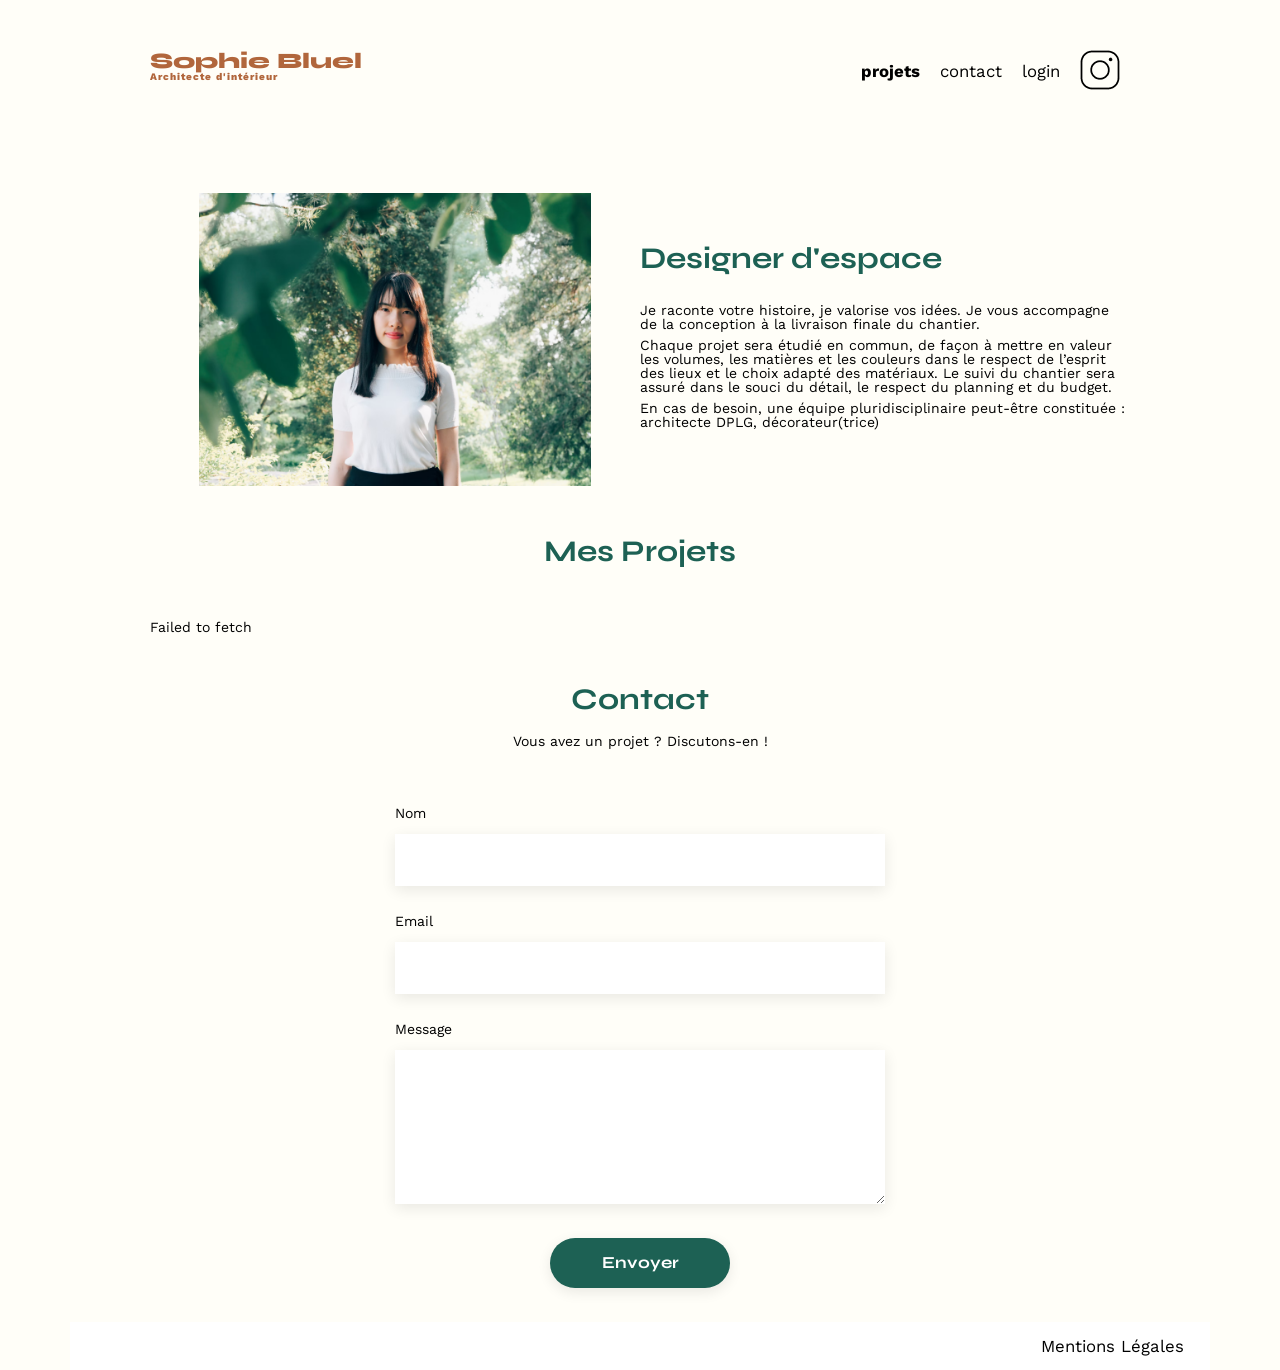
<file: FrontEnd/index.html>
<!DOCTYPE html>
<html lang="fr">
<head>
	<meta charset="UTF-8">
	<title>Sophie Bluel - Architecte d'intérieur</title>
	<meta name="viewport" content="width=device-width, initial-scale=1.0">
	<link rel="preconnect" href="https://fonts.googleapis.com">
	<link rel="preconnect" href="https://fonts.gstatic.com" crossorigin>
	<link href="https://fonts.googleapis.com/css2?family=Syne:wght@700;800&family=Work+Sans&display=swap" rel="stylesheet">
	<meta name="description" content="">
	<link rel="stylesheet" href="./assets/style.css">
</head>
<body>
<div id="edition-banner" hidden>
	<p>
		<img src="./assets/icons/edit.svg" class="icon-img" aria-hidden="true">
		<span>Mode édition</span>
	</p>
</div>
<header>
	<h1>Sophie Bluel <span>Architecte d'intérieur</span></h1>
	<nav>
		<ul>
			<li class="selected">projets</li>
			<li>contact</li>
			<li><a href="./login.html" id="login-btn">login</a></li>
			<li id="logout-btn" hidden>logout</li>
			<li><img src="./assets/icons/instagram.png" alt="Instagram"></li>
		</ul>
	</nav>
</header>
<main>
	<section id="introduction">
		<figure>
			<img src="./assets/images/sophie-bluel.png" alt="">
		</figure>
		<article>
			<h2>Designer d'espace</h2>
			<p>Je raconte votre histoire, je valorise vos idées. Je vous accompagne de la conception à la livraison finale du chantier.</p>
			<p>Chaque projet sera étudié en commun, de façon à mettre en valeur les volumes, les matières et les couleurs dans le respect de l’esprit des lieux et le choix adapté des matériaux. Le suivi du chantier sera assuré dans le souci du détail, le respect du planning et du budget.</p>
			<p>En cas de besoin, une équipe pluridisciplinaire peut-être constituée : architecte DPLG, décorateur(trice)</p>
		</article>
	</section>
	<section id="portfolio">
		<div class="subtitle-container">
			<h2>Mes Projets</h2>
			<button id="edition-btn" type="button" aria-haspopup="dialog" aria-controls="dialog" hidden>
				<img src="./assets/icons/edit.svg" class="icon-img" aria-hidden="true">
				<span>modifier</span>
			</button>
		</div>
		<ul id="categories"></ul>
		<div id="gallery" class="gallery"></div>
		<aside
			id="dialog"
			role="dialog"
			aria-labelledby="dialog-title-gallery"
			aria-modal="true"
			aria-hidden="true"
			tabindex="-1"
			class="dialog-container"
		>
			<div class="dialog-container-box">
				<button aria-label="Fermer" title="Fermer cette fenêtre modale" data-dismiss="dialog" class="close-modal-btn" type="button">
					<img src="./assets/icons/x.svg" class="icon-img" alt="image du bouton de fermeture">
				</button>
				<h3 id="dialog-title-gallery">Galerie Photo</h3>
				<form action="#" method="post" id="gallery-form">
					<div id="gallery-edit"></div>
				</form>
				<hr>
				<button id="add-work" type="button" aria-haspopup="dialog" aria-controls="dialog2">Ajouter une photo</button>
			</div>
		</aside>
		<aside
			id="dialog2"
			role="dialog"
			aria-labelledby="dialog-title-add-work"
			aria-modal="true"
			aria-hidden="true"
			tabindex="-1"
			class="dialog-container"
		>
			<div id="add-work-container" class="dialog-container-box">
				<div class="dialog-box-nav">
					<button aria-label="Précédent" title="Page précédente de la modale" type="button" class="previous-modal-btn" id="previous">
						<img src="./assets/icons/arrow-left.svg" class="icon-img" alt="image du bouton précédent">
					</button>
					<button aria-label="Fermer" title="Fermer cette fenêtre modale" data-dismiss="dialog2" type="button" class="close-modal-btn">
						<img src="./assets/icons/x.svg" class="icon-img" alt="image du bouton de fermeture">
					</button>
				</div>
				<h3 id="dialog-title-add-work">Ajout photo</h3>
				<form action="#" method="post" id="work-form">
					<div id="picture-container">
						<img src="./assets/icons/no-image.svg" class="icon-img" alt="pas d'image">
						<label for="picture">+ Ajouter photo</label>
						<p class="picture-constraint">jpg, png : 4mo max</p>
					</div>
					<div id="preview-container" hidden>
						<img id="preview" alt="Aperçu de l'image">
					</div>
					<input type="file" name="image" id="picture" accept=".jpg,.jpeg,.png" hidden>
					<div class="error-message"></div>
					<label for="picture-title">Titre</label>
					<input type="text" name="title" id="picture-title">
					<div class="error-message"></div>
					<label for="categories-list">Catégorie</label>
					<select id="categories-list" name="category">
						<option></option>
					</select>
					<div class="error-message"></div>
					<hr>
					<button id="work-form-submit-btn" type="submit" disabled>Valider</button>
					<div class="error-message"></div>
					<div class="success-message" hidden>L'image a bien été ajoutée.</div>
				</form>
			</div>
		</aside>
	</section>
	<section id="contact">
		<h2>Contact</h2>
		<p>Vous avez un projet ? Discutons-en !</p>
		<form action="#" method="post">
			<label for="name">Nom</label>
			<input type="text" name="name" id="name">
			<label for="email">Email</label>
			<input type="email" name="email" id="email">
			<label for="message">Message</label>
			<textarea name="message" id="message" cols="30" rows="10"></textarea>
			<input type="submit" value="Envoyer">
		</form>
	</section>
</main>

<footer>
	<nav>
		<ul>
			<li>Mentions Légales</li>
		</ul>
	</nav>
</footer>
<script src="./assets/js/script.js"></script>
</body>
</html>
</file>
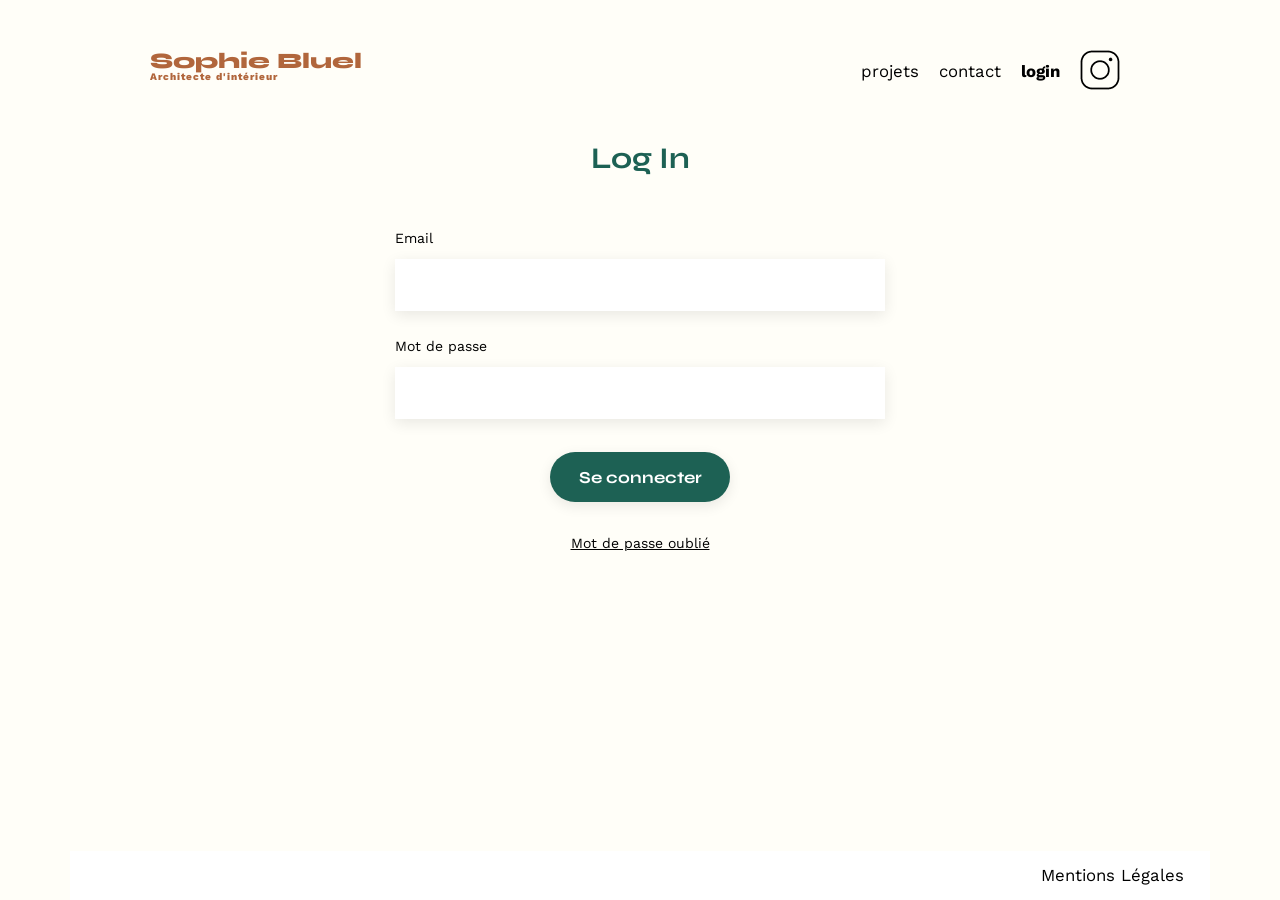
<file: FrontEnd/login.html>
<!DOCTYPE html>
<html lang="fr">
<head>
	<meta charset="UTF-8">
	<title>Sophie Bluel - Architecte d'intérieur</title>
	<meta name="viewport" content="width=device-width, initial-scale=1.0">
	<link rel="preconnect" href="https://fonts.googleapis.com">
	<link rel="preconnect" href="https://fonts.gstatic.com" crossorigin>
	<link href="https://fonts.googleapis.com/css2?family=Syne:wght@700;800&family=Work+Sans&display=swap" rel="stylesheet">
	<meta name="description" content="">
	<link rel="stylesheet" href="./assets/style.css">
</head>
<body>
<header>
	<h1>Sophie Bluel <span>Architecte d'intérieur</span></h1>
	<nav>
		<ul>
			<li><a href="./index.html">projets</a></li>
			<li>contact</li>
			<li><a href="./login.html" id="login-btn" class="selected">login</a></li>
			<li><img src="./assets/icons/instagram.png" alt="Instagram"></li>
		</ul>
	</nav>
</header>
<main>
	<section id="login">
		<h2>Log In</h2>
		<form action="#" method="post" id="login-form">
			<label for="email">Email</label>
			<input type="email" name="email" id="email">
			<label for="password">Mot de passe</label>
			<input type="password" name="password" id="password">
			<p class="error-message" hidden>Erreur dans l'email ou le mot de passe.</p>
			<input type="submit" value="Se connecter" class="submit-btn">
			<a href="#">Mot de passe oublié</a>
		</form>
	</section>
</main>
<footer>
	<nav>
		<ul>
			<li>Mentions Légales</li>
		</ul>
	</nav>
</footer>
<script src="./assets/js/login.js"></script>
</body>
</html>
</file>
<file: FrontEnd/assets/style.css>
/* http://meyerweb.com/eric/tools/css/reset/
   v2.0 | 20110126
   License: none (public domain)
*/

html, body, div, span, applet, object, iframe,
h1, h2, h3, h4, h5, h6, p, blockquote, pre,
a, abbr, acronym, address, big, cite, code,
del, dfn, em, img, ins, kbd, q, s, samp,
small, strike, strong, sub, sup, tt, var,
b, u, i, center,
dl, dt, dd, ol, ul, li,
fieldset, form, label, legend,
table, caption, tbody, tfoot, thead, tr, th, td,
article, aside, canvas, details, embed,
figure, figcaption, footer, header, hgroup,
menu, nav, output, ruby, section, summary,
time, mark, audio, video {
	margin: 0;
	padding: 0;
	border: 0;
	font-size: 100%;
	font: inherit;
	vertical-align: baseline;
}
/* HTML5 display-role reset for older browsers */
article, aside, details, figcaption, figure,
footer, header, hgroup, menu, nav, section {
	display: block;
}
body {
	line-height: 1;
}
ol, ul {
	list-style: none;
}
blockquote, q {
	quotes: none;
}
blockquote:before, blockquote:after,
q:before, q:after {
	content: '';
	content: none;
}
table {
	border-collapse: collapse;
	border-spacing: 0;
}
/** end reset css**/
body {
	max-width: 1140px;
	margin:auto;
	font-family: 'Work Sans' ;
	font-size: 14px;
	background-color: #FFFEF8;
	min-height: 100vh;
    display: flex;
    flex-direction: column;
}

header,
main {
	padding: 0 5rem;
}

header {
	display: flex;
	justify-content: space-between;
	margin: 50px 0
}

main {
	flex: 1;
}

section {
	margin: 50px 0
}

h1{
	display: flex;
	flex-direction: column;
	font-family: 'Syne';
	font-size: 22px;
	font-weight: 800;
	color: #B1663C
}

h1 > span {
	font-family: 'Work Sans';
	font-size:10px;
	letter-spacing: 0.1em;
}

h2{
	font-family: 'Syne';
	font-weight: 700;
	font-size: 30px;
	color: #1D6154
}

a {
	text-decoration: none;
	color: black;
}

hr {
	margin: 4rem 0;
	color: rgba(150, 146, 146, 0.7);
	width: 30rem;
}

nav ul {
	display: flex;
	align-items: center;
	list-style-type: none;

}
nav li {
	padding: 0 10px;
	font-size: 1.2em;
	cursor: pointer;
	&.selected {
		font-weight: bold;
	}
}

li:hover {
	color: #B1663C;
}
#introduction,
.dialog-container-box,
#picture-container {
	display: flex;
	align-items: center;
}
#introduction figure {
	flex: 1
}
#introduction img {
	display: block;
	margin: auto;
	width: 80%;
}

#introduction article {
	flex: 1
}
#introduction h2 {
	margin-bottom: 1em;
}

#introduction p {
	margin-bottom: 0.5em;
}

#portfolio {
	.subtitle-container {
		display: flex;
		justify-content: center;
		align-items: last baseline;
	}
	h2 {
		text-align: center;
		margin-bottom: 1em;
	}
}

.gallery {
	width: 100%;
	display: grid;
	grid-template-columns: 1fr 1fr 1fr;
	grid-column-gap: 20px;
	grid-row-gap: 20px;
}

.gallery img,
#gallery-edit img  {
	width: 100%;
}

#categories {
	font-family: 'Syne';
	font-weight: 700;
	display: flex;
	justify-content: center;
	padding-bottom: 1.5rem;
	li {
		cursor: pointer;
		color:#1D6154;
		background-color: white;
		margin-left: 0.5rem;
		padding: 16px;
		width: auto;
		border-radius: 60px;
		border: solid 2px #1D6154;
	}
	li:hover,
	.selected {
		color: white;
	}
	li:hover {
		background-color: #0E2F28;
		border: solid 2px #0E2F28;
	}
	.selected {
		background-color: #1D6154;
		border: solid 2px #1D6154;
	}
}

#contact,
#login {
	width: 50%;
	margin: auto;
}

#contact > *,
#login > *,
#add-work-container > * {
	text-align: center;
}

#contact h2, 
#login h2,
#add-work-container h2 {
	margin-bottom: 20px;
}

#contact form,
#login form,
#add-work-container form {
	text-align: left;
	margin-top:30px;
	display: flex;
	flex-direction: column;
}

#contact input,
#login input,
#add-work-container input,
#add-work-container select {
	height: 50px;
	font-size: 1.2em;
	border: none;
	box-shadow: 0px 4px 14px rgba(0, 0, 0, 0.09);
}

#contact label,
#login label,
#add-work-container label {
	margin: 2em 0 1em 0;
}

#contact textarea {
	border: none;
	box-shadow: 0px 4px 14px rgba(0, 0, 0, 0.09);
}

input[type="submit"],
#work-form-submit-btn,
#add-work {
	cursor: pointer;
	font-family: 'Syne';
	font-weight: 700;
	color: white;
	background-color: #1D6154;
	margin : 2em auto ;
	width: 180px;
	text-align: center;
	border-radius: 60px ;
}

input[type="submit"]:hover,
#work-form-submit-btn:hover,
#add-work:hover {
	background-color: #0E2F28;
}

#login-btn {
	&.selected {
		font-weight: bold;
		
	}
}

#login a {
	align-self: center;
	text-decoration: underline;
}

.error-message {
	align-self: center;
	color: red;
	margin-top: 2rem;
}

.icon-img {
	height: 16px;
	width: 16px;
	alignment-baseline: central;
}

#edition-banner {
	background-color: black;
	color: white;
	padding: 1rem 2rem;
	text-align: center;
	.icon-img {
		filter: brightness(0) invert(1);
		margin-right: 0.5rem;
	}
}

#edition-btn {
    cursor: pointer;
    background: none;
    border: none;
    padding: 0;
	margin: 0;
    font: inherit;
	margin-left: 1.5rem;
	font-size: 14px;
	color: black;
	font-weight: 400;
}

.dialog-container {
	position: fixed;
	z-index: 100;
	top: 0;
	right: 0;
	bottom: 0;
	left: 0;
	display: flex;
	padding: 2.4rem;
	overflow-y: scroll;
	-webkit-overflow-scrolling: touch;
	background-color: rgba(0, 0, 0, 0.5);
	transition: .2s;
}

.dialog-container[aria-hidden="true"] {
	visibility: hidden;
	opacity: 0;
}

.dialog-container-box {
	overflow: auto;
	width: 35rem;
	max-width: calc(100vw - 20px);
	max-height: calc(100vh - 20px);
	margin: auto;
	padding: 2.4rem;
	background-color: white;
	border-radius: 14px;
	flex-direction: column;
	h3 {
		text-align: center;
		font-size: 2rem;
		padding: 1.5rem;
	}
	select {
		background-color: white;
	}
	.dialog-box-nav {
		width: 100%;
		display: flex;
		justify-content: space-between;
	}
	.close-modal-btn,
	.previous-modal-btn {
		cursor: pointer;
		background: none;
		border: none;
		padding: 0;
		margin: 0;
		font: inherit;
		color: inherit;
		align-self: flex-end;
	}
}

#gallery-form{
	padding: 0 2rem;
}

#gallery-edit {
	width: 100%;
	display: grid;
	grid-template-columns: repeat(5, 1fr);
	gap: 10px;
	figure{
		position: relative;
		span {
			cursor: pointer;
			position: absolute;
			top: 10px;
			right: 10px;
			border: solid 1px black;
			background-color: black;
			border-radius: 5px;
			padding: 3px;
		}
	}
	.icon-img {
		filter: brightness(0) invert(1);
	}
}

#add-work-container {
	margin: auto;
}

#work-form {
	.error-message {
		align-self: self-start;
		margin: 0;
	}
	.success-message {
		color: #1D6154;
		align-self: center;
	}
}

#picture-container {
	padding: 2rem;
	background-color: #E8F1F6;
	flex-direction: column;
	border-radius: 14px;
	label[for="picture"] {
		color: #306685;
		background-color: #CBD6DC;
		border: solid 2px #CBD6DC;
		padding: 1rem 3rem;
		border-radius: 60px;
		font-size: 1.1rem;
		margin: 1rem 0;
	}
	.picture-constraint {
		font-size: 0.7rem;
	}
	.icon-img {
		height: 76px;
		width: 76px;
	}
}

#preview-container {
	background-color: #E8F1F6;
	text-align: center;
	border-radius: 14px;
	width: auto;
	height: 12rem;
	img {
		width: auto;
		height: 12rem;
		object-fit: cover;
	}
}

#add-work,
#work-form-submit-btn {
	border: none;
	padding: 1rem 5rem;
	margin: 0 0 2rem 0;
	align-self: center;
	width: auto;
}

#work-form-submit-btn:disabled {
	cursor: auto;
	background-color: rgba(150, 146, 146, 0.7);
}

footer nav ul {
	display: flex;
	justify-content: flex-end;
	margin: 0 auto;
	background-color: white;
	padding: 1rem;
}
</file>
